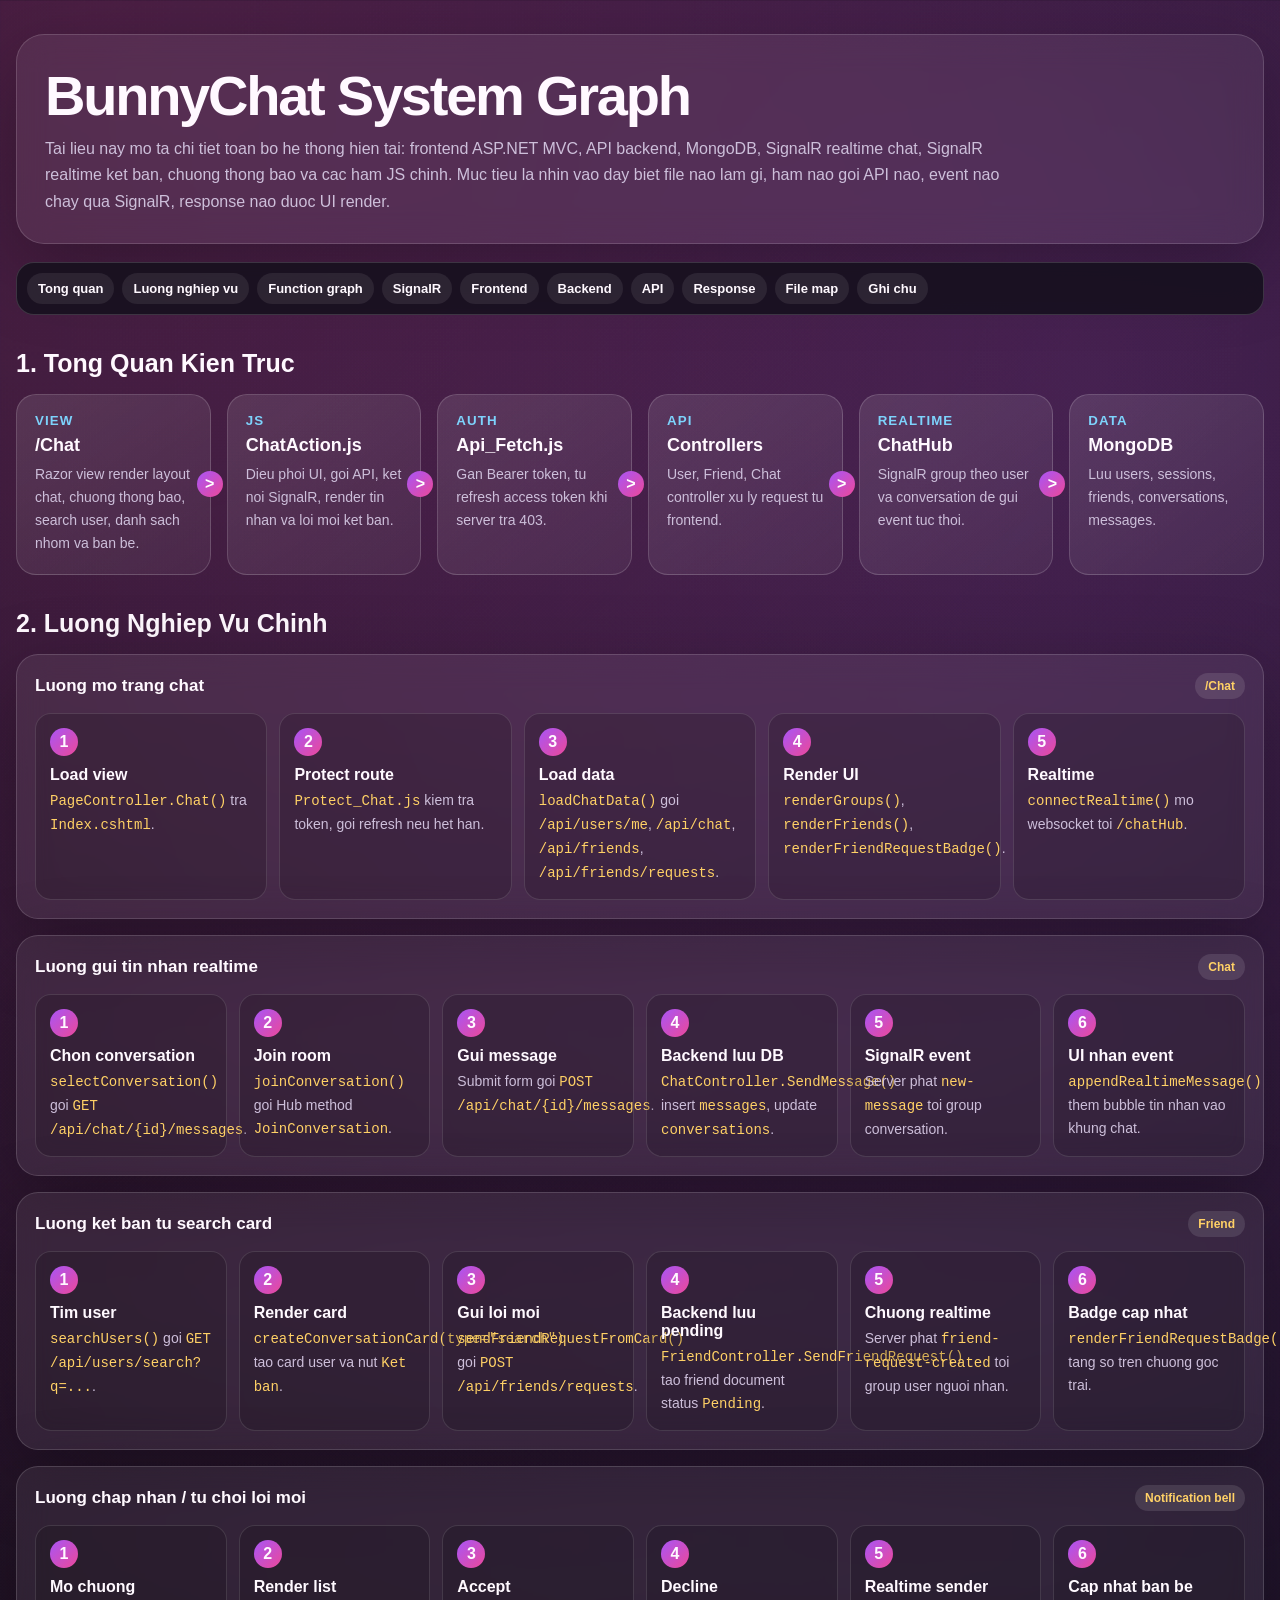
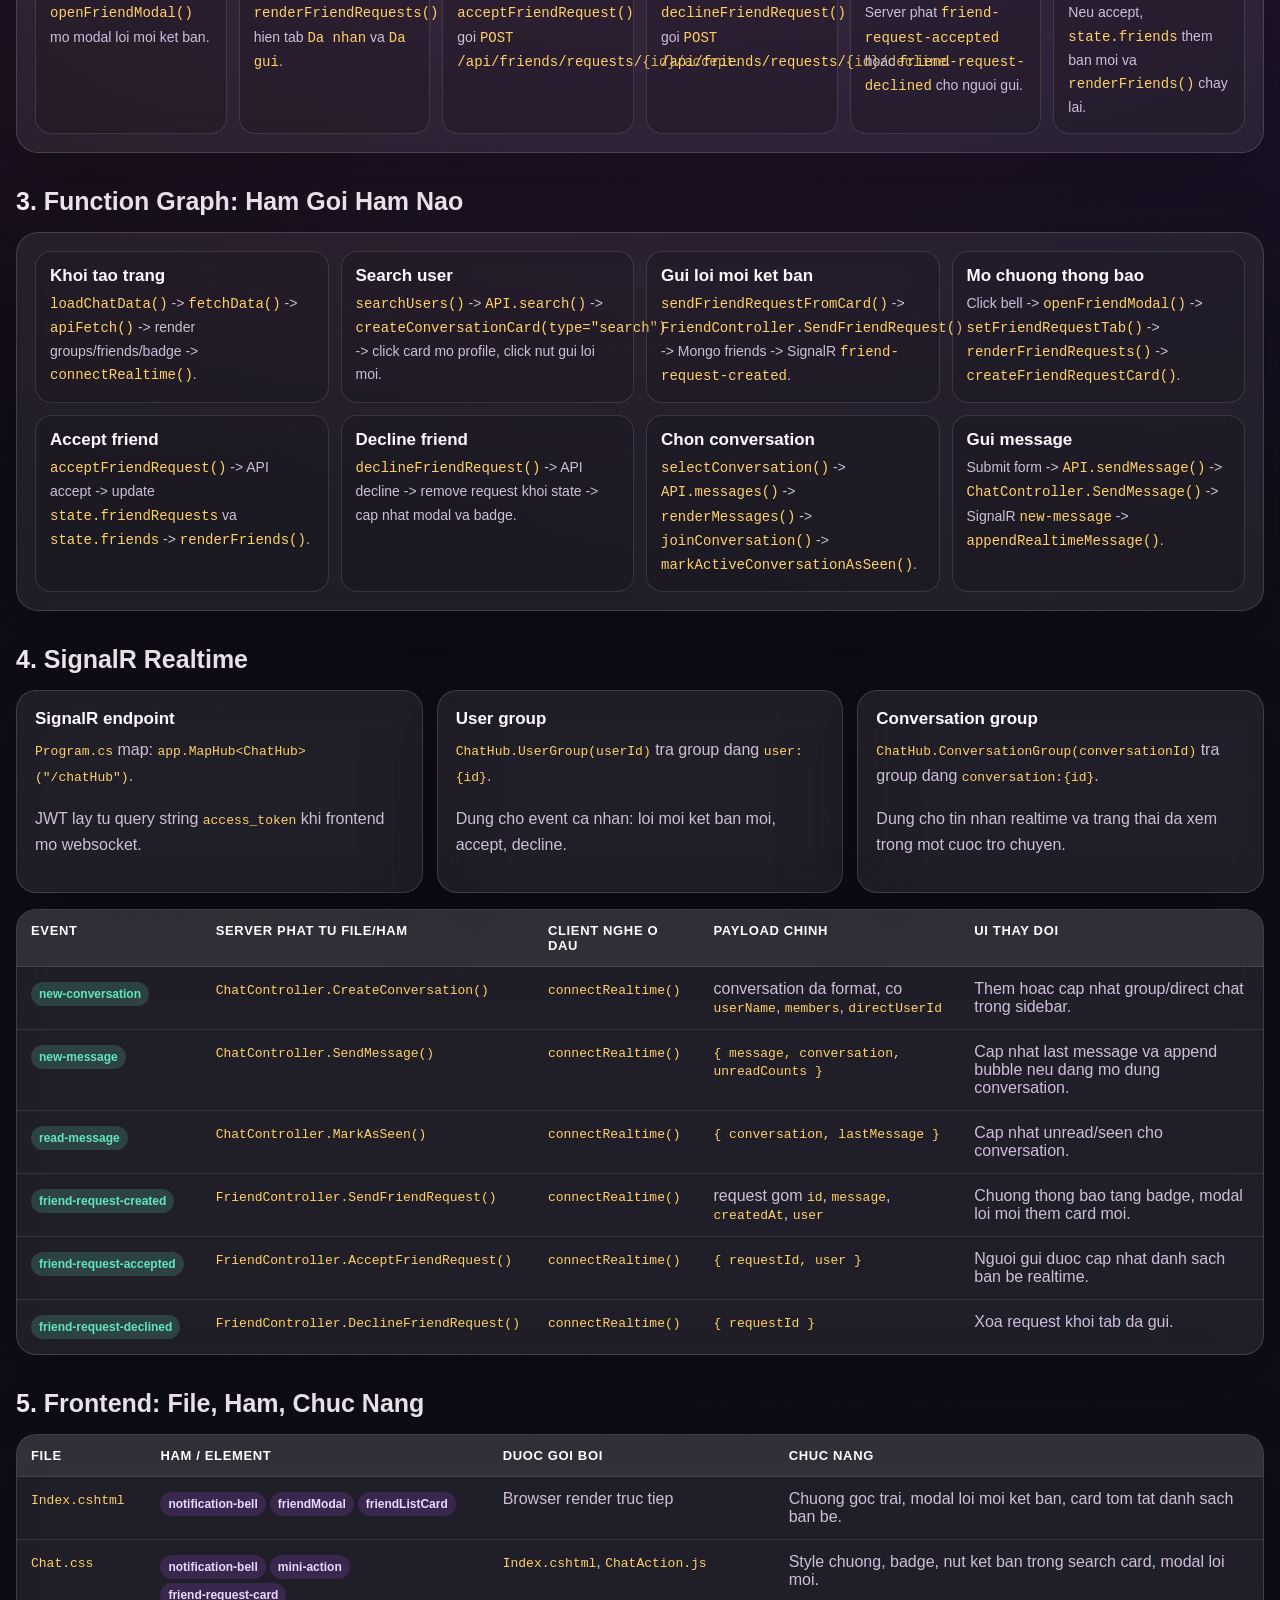
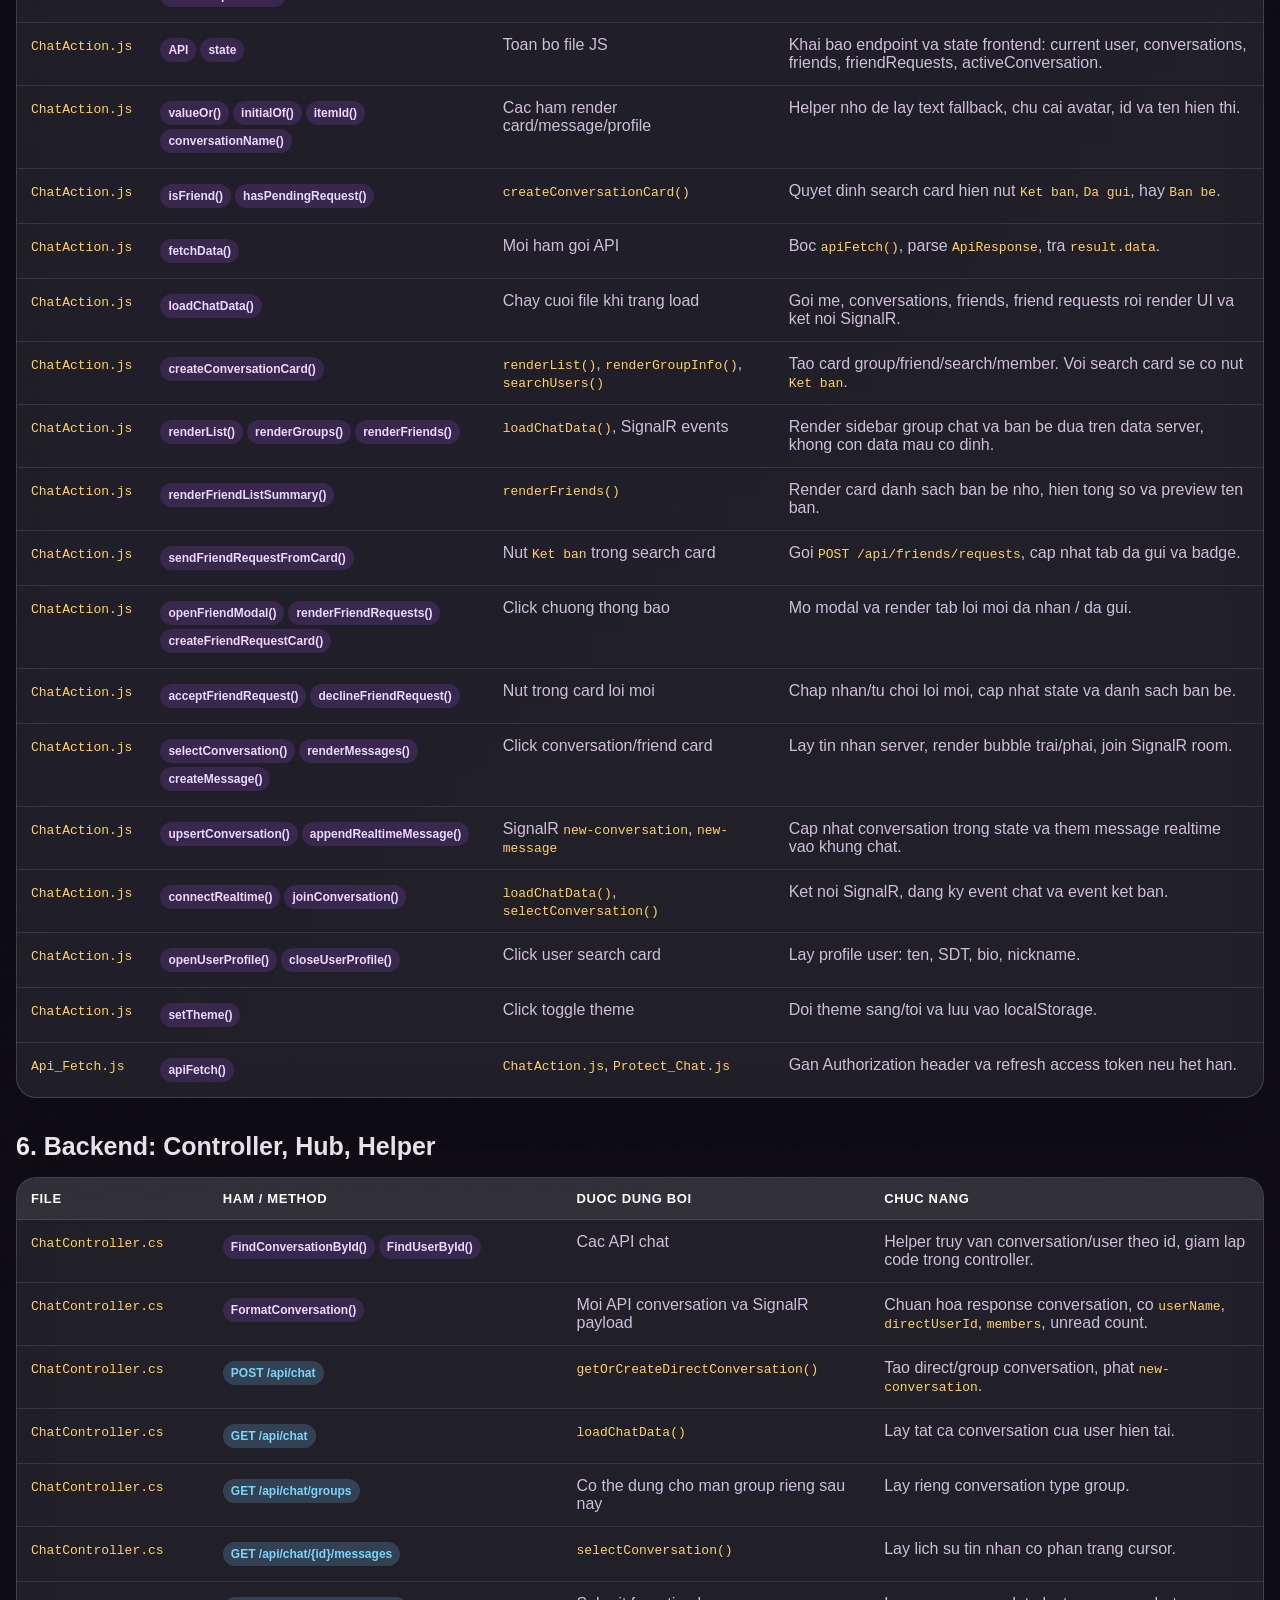
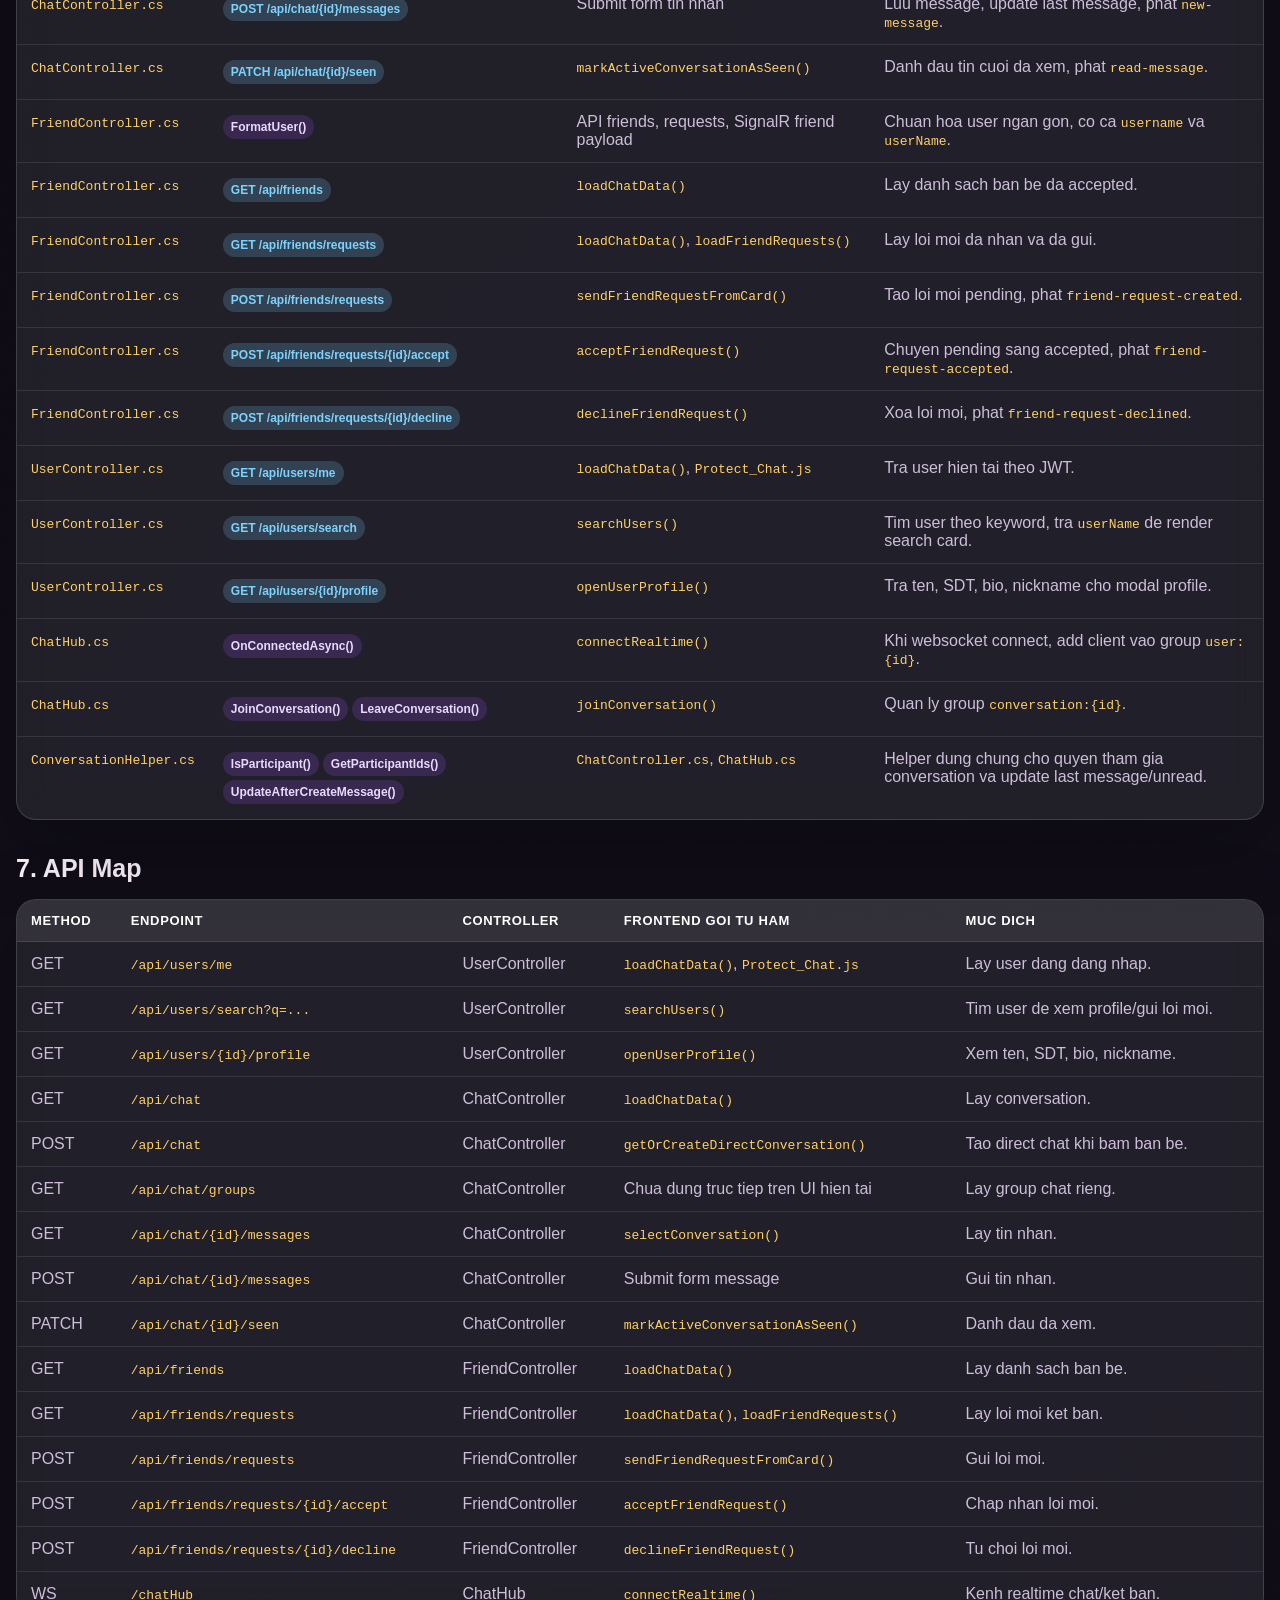
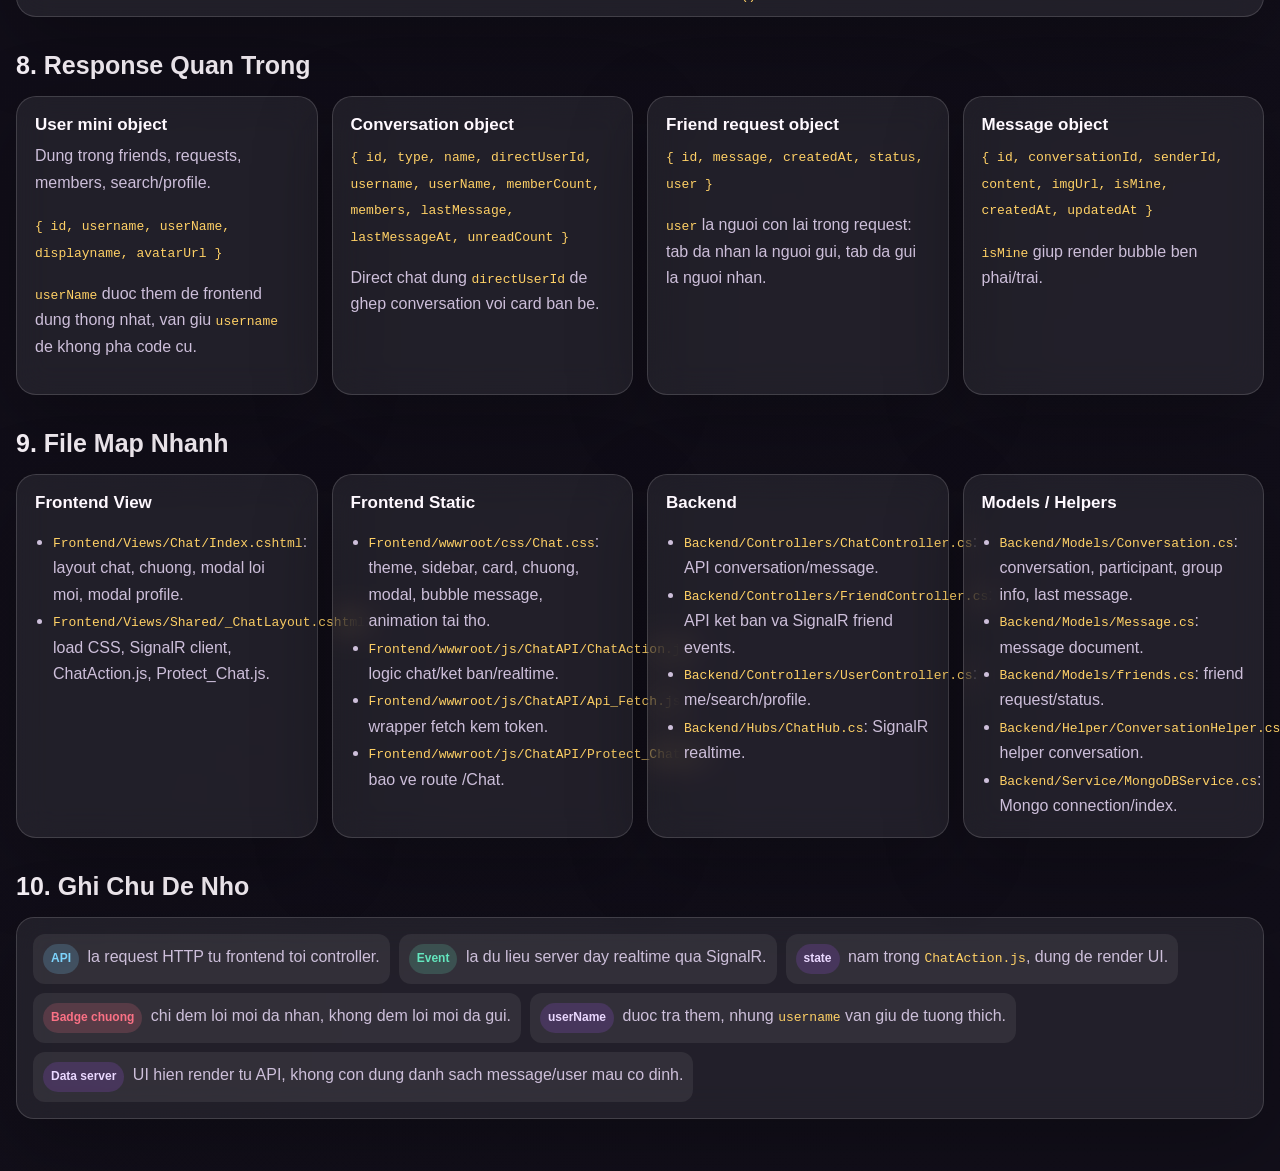
<file: BunnyChat/Frontend/wwwroot/docs/system-graph.html>
<!DOCTYPE html>
<html lang="vi">
<head>
    <meta charset="utf-8">
    <meta name="viewport" content="width=device-width, initial-scale=1">
    <title>BunnyChat - System Graph Chi Tiet</title>
    <style>
        :root {
            --bg: #120f1a;
            --panel: rgba(255,255,255,.07);
            --panel-2: rgba(255,255,255,.11);
            --border: rgba(255,255,255,.15);
            --text: #fff9ff;
            --muted: #cdbfda;
            --accent: #a855f7;
            --accent-2: #ec4899;
            --green: #63e6be;
            --blue: #7dd3fc;
            --yellow: #ffd166;
            --danger: #fb7185;
            --shadow: 0 24px 80px rgba(0,0,0,.28);
            font-family: "Segoe UI", Arial, sans-serif;
        }

        * { box-sizing: border-box; }
        html { scroll-behavior: smooth; }
        body {
            margin: 0;
            color: var(--text);
            background:
                radial-gradient(circle at 8% 0%, rgba(236,72,153,.22), transparent 28%),
                radial-gradient(circle at 85% 5%, rgba(168,85,247,.22), transparent 26%),
                linear-gradient(135deg, #0f0c16, var(--bg));
        }

        main { width: min(1280px, calc(100% - 32px)); margin: 0 auto; padding: 34px 0 72px; }
        h1, h2, h3, p { margin-top: 0; }
        h1 { margin-bottom: 8px; font-size: clamp(30px, 5vw, 56px); letter-spacing: -.04em; }
        h2 { margin: 34px 0 16px; font-size: 25px; }
        h3 { margin-bottom: 8px; font-size: 17px; }
        p, li { color: var(--muted); line-height: 1.65; }
        code { color: var(--yellow); }

        .hero, .card, .table-wrap, .lane, .legend, .map-panel {
            border: 1px solid var(--border);
            background: var(--panel);
            box-shadow: var(--shadow);
            backdrop-filter: blur(16px);
            -webkit-backdrop-filter: blur(16px);
        }

        .hero { padding: 28px; border-radius: 28px; }
        .hero p { max-width: 980px; margin-bottom: 0; }

        .nav {
            position: sticky;
            top: 0;
            z-index: 5;
            display: flex;
            flex-wrap: wrap;
            gap: 8px;
            margin: 18px 0 0;
            padding: 10px;
            border: 1px solid var(--border);
            border-radius: 18px;
            background: rgba(20,16,28,.84);
            backdrop-filter: blur(16px);
        }

        .nav a {
            padding: 8px 11px;
            border-radius: 999px;
            color: var(--text);
            text-decoration: none;
            background: rgba(255,255,255,.08);
            font-size: 13px;
            font-weight: 700;
        }

        .grid { display: grid; grid-template-columns: repeat(auto-fit, minmax(270px, 1fr)); gap: 14px; }
        .card { padding: 18px; border-radius: 20px; }
        .card ul { padding-left: 18px; margin-bottom: 0; }

        .flow {
            display: grid;
            grid-template-columns: repeat(auto-fit, minmax(170px, 1fr));
            gap: 16px;
        }

        .node {
            position: relative;
            min-height: 168px;
            padding: 18px;
            border: 1px solid rgba(255,255,255,.16);
            border-radius: 20px;
            background: linear-gradient(145deg, rgba(255,255,255,.11), rgba(255,255,255,.05));
        }

        .node:not(:last-child)::after {
            content: ">";
            position: absolute;
            top: 50%;
            right: -13px;
            display: grid;
            width: 26px;
            height: 26px;
            place-items: center;
            border-radius: 999px;
            background: linear-gradient(135deg, var(--accent), var(--accent-2));
            color: white;
            font-weight: 900;
            transform: translateY(-50%);
            z-index: 2;
        }

        .node small { display: block; color: var(--blue); font-weight: 800; text-transform: uppercase; letter-spacing: .08em; }
        .node strong { display: block; margin: 7px 0; font-size: 18px; }
        .node p { margin-bottom: 0; font-size: 14px; }

        .lanes { display: grid; gap: 16px; }
        .lane { padding: 18px; border-radius: 22px; }
        .lane-title { display: flex; align-items: center; justify-content: space-between; gap: 12px; margin-bottom: 14px; }
        .lane-title h3 { margin: 0; }
        .sequence { display: grid; grid-template-columns: repeat(auto-fit, minmax(190px, 1fr)); gap: 12px; }

        .step {
            min-height: 150px;
            padding: 14px;
            border: 1px solid rgba(255,255,255,.12);
            border-radius: 16px;
            background: rgba(0,0,0,.16);
        }

        .step b {
            display: inline-grid;
            width: 28px;
            height: 28px;
            margin-bottom: 10px;
            place-items: center;
            border-radius: 999px;
            background: linear-gradient(135deg, var(--accent), var(--accent-2));
        }

        .step strong { display: block; margin-bottom: 5px; }
        .step p { margin-bottom: 0; font-size: 14px; }

        .table-wrap { overflow-x: auto; border-radius: 20px; }
        table { width: 100%; min-width: 880px; border-collapse: collapse; }
        th, td { padding: 13px 14px; border-bottom: 1px solid rgba(255,255,255,.1); text-align: left; vertical-align: top; }
        th { color: white; background: rgba(255,255,255,.08); font-size: 13px; text-transform: uppercase; letter-spacing: .05em; }
        td { color: var(--muted); }
        tr:last-child td { border-bottom: 0; }

        .tag {
            display: inline-flex;
            align-items: center;
            margin: 2px 4px 2px 0;
            padding: 5px 8px;
            border-radius: 999px;
            background: rgba(168,85,247,.18);
            color: #ead8ff;
            font-size: 12px;
            font-weight: 800;
            white-space: nowrap;
        }

        .tag.api { background: rgba(125,211,252,.2); color: var(--blue); }
        .tag.event { background: rgba(99,230,190,.18); color: var(--green); }
        .tag.warn { background: rgba(251,113,133,.18); color: var(--danger); }
        .badge { padding: 6px 10px; border-radius: 999px; background: rgba(255,255,255,.11); color: var(--yellow); font-weight: 800; font-size: 12px; }

        .map-panel { padding: 18px; border-radius: 22px; }
        .mini-map {
            display: grid;
            grid-template-columns: repeat(auto-fit, minmax(250px, 1fr));
            gap: 12px;
        }
        .mini-map div {
            padding: 14px;
            border: 1px solid rgba(255,255,255,.12);
            border-radius: 16px;
            background: rgba(0,0,0,.14);
        }
        .mini-map h3 { margin-bottom: 6px; }
        .mini-map p { margin-bottom: 0; font-size: 14px; }

        .legend { padding: 16px; border-radius: 18px; }
        .legend-list { display: flex; flex-wrap: wrap; gap: 9px; margin: 0; padding: 0; list-style: none; }
        .legend-list li { padding: 8px 10px; border-radius: 12px; background: rgba(255,255,255,.07); }

        @media (max-width: 920px) {
            .flow { grid-template-columns: 1fr; }
            .node:not(:last-child)::after {
                top: auto;
                right: 50%;
                bottom: -18px;
                transform: translateX(50%) rotate(90deg);
            }
            .nav { position: static; }
        }
    </style>
</head>
<body>
<main>
    <section class="hero">
        <h1>BunnyChat System Graph</h1>
        <p>
            Tai lieu nay mo ta chi tiet toan bo he thong hien tai: frontend ASP.NET MVC,
            API backend, MongoDB, SignalR realtime chat, SignalR realtime ket ban, chuong thong bao
            va cac ham JS chinh. Muc tieu la nhin vao day biet file nao lam gi, ham nao goi API nao,
            event nao chay qua SignalR, response nao duoc UI render.
        </p>
    </section>

    <nav class="nav">
        <a href="#overview">Tong quan</a>
        <a href="#flows">Luong nghiep vu</a>
        <a href="#function-graph">Function graph</a>
        <a href="#realtime">SignalR</a>
        <a href="#frontend">Frontend</a>
        <a href="#backend">Backend</a>
        <a href="#api">API</a>
        <a href="#responses">Response</a>
        <a href="#files">File map</a>
        <a href="#notes">Ghi chu</a>
    </nav>

    <h2 id="overview">1. Tong Quan Kien Truc</h2>
    <section class="flow">
        <article class="node">
            <small>View</small>
            <strong>/Chat</strong>
            <p>Razor view render layout chat, chuong thong bao, search user, danh sach nhom va ban be.</p>
        </article>
        <article class="node">
            <small>JS</small>
            <strong>ChatAction.js</strong>
            <p>Dieu phoi UI, goi API, ket noi SignalR, render tin nhan va loi moi ket ban.</p>
        </article>
        <article class="node">
            <small>Auth</small>
            <strong>Api_Fetch.js</strong>
            <p>Gan Bearer token, tu refresh access token khi server tra 403.</p>
        </article>
        <article class="node">
            <small>API</small>
            <strong>Controllers</strong>
            <p>User, Friend, Chat controller xu ly request tu frontend.</p>
        </article>
        <article class="node">
            <small>Realtime</small>
            <strong>ChatHub</strong>
            <p>SignalR group theo user va conversation de gui event tuc thoi.</p>
        </article>
        <article class="node">
            <small>Data</small>
            <strong>MongoDB</strong>
            <p>Luu users, sessions, friends, conversations, messages.</p>
        </article>
    </section>

    <h2 id="flows">2. Luong Nghiep Vu Chinh</h2>
    <section class="lanes">
        <article class="lane">
            <div class="lane-title">
                <h3>Luong mo trang chat</h3>
                <span class="badge">/Chat</span>
            </div>
            <div class="sequence">
                <div class="step"><b>1</b><strong>Load view</strong><p><code>PageController.Chat()</code> tra <code>Index.cshtml</code>.</p></div>
                <div class="step"><b>2</b><strong>Protect route</strong><p><code>Protect_Chat.js</code> kiem tra token, goi refresh neu het han.</p></div>
                <div class="step"><b>3</b><strong>Load data</strong><p><code>loadChatData()</code> goi <code>/api/users/me</code>, <code>/api/chat</code>, <code>/api/friends</code>, <code>/api/friends/requests</code>.</p></div>
                <div class="step"><b>4</b><strong>Render UI</strong><p><code>renderGroups()</code>, <code>renderFriends()</code>, <code>renderFriendRequestBadge()</code>.</p></div>
                <div class="step"><b>5</b><strong>Realtime</strong><p><code>connectRealtime()</code> mo websocket toi <code>/chatHub</code>.</p></div>
            </div>
        </article>

        <article class="lane">
            <div class="lane-title">
                <h3>Luong gui tin nhan realtime</h3>
                <span class="badge">Chat</span>
            </div>
            <div class="sequence">
                <div class="step"><b>1</b><strong>Chon conversation</strong><p><code>selectConversation()</code> goi <code>GET /api/chat/{id}/messages</code>.</p></div>
                <div class="step"><b>2</b><strong>Join room</strong><p><code>joinConversation()</code> goi Hub method <code>JoinConversation</code>.</p></div>
                <div class="step"><b>3</b><strong>Gui message</strong><p>Submit form goi <code>POST /api/chat/{id}/messages</code>.</p></div>
                <div class="step"><b>4</b><strong>Backend luu DB</strong><p><code>ChatController.SendMessage()</code> insert <code>messages</code>, update <code>conversations</code>.</p></div>
                <div class="step"><b>5</b><strong>SignalR event</strong><p>Server phat <code>new-message</code> toi group conversation.</p></div>
                <div class="step"><b>6</b><strong>UI nhan event</strong><p><code>appendRealtimeMessage()</code> them bubble tin nhan vao khung chat.</p></div>
            </div>
        </article>

        <article class="lane">
            <div class="lane-title">
                <h3>Luong ket ban tu search card</h3>
                <span class="badge">Friend</span>
            </div>
            <div class="sequence">
                <div class="step"><b>1</b><strong>Tim user</strong><p><code>searchUsers()</code> goi <code>GET /api/users/search?q=...</code>.</p></div>
                <div class="step"><b>2</b><strong>Render card</strong><p><code>createConversationCard(type="search")</code> tao card user va nut <code>Ket ban</code>.</p></div>
                <div class="step"><b>3</b><strong>Gui loi moi</strong><p><code>sendFriendRequestFromCard()</code> goi <code>POST /api/friends/requests</code>.</p></div>
                <div class="step"><b>4</b><strong>Backend luu pending</strong><p><code>FriendController.SendFriendRequest()</code> tao friend document status <code>Pending</code>.</p></div>
                <div class="step"><b>5</b><strong>Chuong realtime</strong><p>Server phat <code>friend-request-created</code> toi group user nguoi nhan.</p></div>
                <div class="step"><b>6</b><strong>Badge cap nhat</strong><p><code>renderFriendRequestBadge()</code> tang so tren chuong goc trai.</p></div>
            </div>
        </article>

        <article class="lane">
            <div class="lane-title">
                <h3>Luong chap nhan / tu choi loi moi</h3>
                <span class="badge">Notification bell</span>
            </div>
            <div class="sequence">
                <div class="step"><b>1</b><strong>Mo chuong</strong><p><code>openFriendModal()</code> mo modal loi moi ket ban.</p></div>
                <div class="step"><b>2</b><strong>Render list</strong><p><code>renderFriendRequests()</code> hien tab <code>Da nhan</code> va <code>Da gui</code>.</p></div>
                <div class="step"><b>3</b><strong>Accept</strong><p><code>acceptFriendRequest()</code> goi <code>POST /api/friends/requests/{id}/accept</code>.</p></div>
                <div class="step"><b>4</b><strong>Decline</strong><p><code>declineFriendRequest()</code> goi <code>POST /api/friends/requests/{id}/decline</code>.</p></div>
                <div class="step"><b>5</b><strong>Realtime sender</strong><p>Server phat <code>friend-request-accepted</code> hoac <code>friend-request-declined</code> cho nguoi gui.</p></div>
                <div class="step"><b>6</b><strong>Cap nhat ban be</strong><p>Neu accept, <code>state.friends</code> them ban moi va <code>renderFriends()</code> chay lai.</p></div>
            </div>
        </article>
    </section>

    <h2 id="function-graph">3. Function Graph: Ham Goi Ham Nao</h2>
    <section class="map-panel">
        <div class="mini-map">
            <div>
                <h3>Khoi tao trang</h3>
                <p><code>loadChatData()</code> -> <code>fetchData()</code> -> <code>apiFetch()</code> -> render groups/friends/badge -> <code>connectRealtime()</code>.</p>
            </div>
            <div>
                <h3>Search user</h3>
                <p><code>searchUsers()</code> -> <code>API.search()</code> -> <code>createConversationCard(type="search")</code> -> click card mo profile, click nut gui loi moi.</p>
            </div>
            <div>
                <h3>Gui loi moi ket ban</h3>
                <p><code>sendFriendRequestFromCard()</code> -> <code>FriendController.SendFriendRequest()</code> -> Mongo friends -> SignalR <code>friend-request-created</code>.</p>
            </div>
            <div>
                <h3>Mo chuong thong bao</h3>
                <p>Click bell -> <code>openFriendModal()</code> -> <code>setFriendRequestTab()</code> -> <code>renderFriendRequests()</code> -> <code>createFriendRequestCard()</code>.</p>
            </div>
            <div>
                <h3>Accept friend</h3>
                <p><code>acceptFriendRequest()</code> -> API accept -> update <code>state.friendRequests</code> va <code>state.friends</code> -> <code>renderFriends()</code>.</p>
            </div>
            <div>
                <h3>Decline friend</h3>
                <p><code>declineFriendRequest()</code> -> API decline -> remove request khoi state -> cap nhat modal va badge.</p>
            </div>
            <div>
                <h3>Chon conversation</h3>
                <p><code>selectConversation()</code> -> <code>API.messages()</code> -> <code>renderMessages()</code> -> <code>joinConversation()</code> -> <code>markActiveConversationAsSeen()</code>.</p>
            </div>
            <div>
                <h3>Gui message</h3>
                <p>Submit form -> <code>API.sendMessage()</code> -> <code>ChatController.SendMessage()</code> -> SignalR <code>new-message</code> -> <code>appendRealtimeMessage()</code>.</p>
            </div>
        </div>
    </section>

    <h2 id="realtime">4. SignalR Realtime</h2>
    <section class="grid">
        <article class="card">
            <h3>SignalR endpoint</h3>
            <p><code>Program.cs</code> map: <code>app.MapHub&lt;ChatHub&gt;("/chatHub")</code>.</p>
            <p>JWT lay tu query string <code>access_token</code> khi frontend mo websocket.</p>
        </article>
        <article class="card">
            <h3>User group</h3>
            <p><code>ChatHub.UserGroup(userId)</code> tra group dang <code>user:{id}</code>.</p>
            <p>Dung cho event ca nhan: loi moi ket ban moi, accept, decline.</p>
        </article>
        <article class="card">
            <h3>Conversation group</h3>
            <p><code>ChatHub.ConversationGroup(conversationId)</code> tra group dang <code>conversation:{id}</code>.</p>
            <p>Dung cho tin nhan realtime va trang thai da xem trong mot cuoc tro chuyen.</p>
        </article>
    </section>

    <section class="table-wrap" style="margin-top:16px">
        <table>
            <thead>
            <tr>
                <th>Event</th>
                <th>Server phat tu file/ham</th>
                <th>Client nghe o dau</th>
                <th>Payload chinh</th>
                <th>UI thay doi</th>
            </tr>
            </thead>
            <tbody>
            <tr>
                <td><span class="tag event">new-conversation</span></td>
                <td><code>ChatController.CreateConversation()</code></td>
                <td><code>connectRealtime()</code></td>
                <td>conversation da format, co <code>userName</code>, <code>members</code>, <code>directUserId</code></td>
                <td>Them hoac cap nhat group/direct chat trong sidebar.</td>
            </tr>
            <tr>
                <td><span class="tag event">new-message</span></td>
                <td><code>ChatController.SendMessage()</code></td>
                <td><code>connectRealtime()</code></td>
                <td><code>{ message, conversation, unreadCounts }</code></td>
                <td>Cap nhat last message va append bubble neu dang mo dung conversation.</td>
            </tr>
            <tr>
                <td><span class="tag event">read-message</span></td>
                <td><code>ChatController.MarkAsSeen()</code></td>
                <td><code>connectRealtime()</code></td>
                <td><code>{ conversation, lastMessage }</code></td>
                <td>Cap nhat unread/seen cho conversation.</td>
            </tr>
            <tr>
                <td><span class="tag event">friend-request-created</span></td>
                <td><code>FriendController.SendFriendRequest()</code></td>
                <td><code>connectRealtime()</code></td>
                <td>request gom <code>id</code>, <code>message</code>, <code>createdAt</code>, <code>user</code></td>
                <td>Chuong thong bao tang badge, modal loi moi them card moi.</td>
            </tr>
            <tr>
                <td><span class="tag event">friend-request-accepted</span></td>
                <td><code>FriendController.AcceptFriendRequest()</code></td>
                <td><code>connectRealtime()</code></td>
                <td><code>{ requestId, user }</code></td>
                <td>Nguoi gui duoc cap nhat danh sach ban be realtime.</td>
            </tr>
            <tr>
                <td><span class="tag event">friend-request-declined</span></td>
                <td><code>FriendController.DeclineFriendRequest()</code></td>
                <td><code>connectRealtime()</code></td>
                <td><code>{ requestId }</code></td>
                <td>Xoa request khoi tab da gui.</td>
            </tr>
            </tbody>
        </table>
    </section>

    <h2 id="frontend">5. Frontend: File, Ham, Chuc Nang</h2>
    <section class="table-wrap">
        <table>
            <thead>
            <tr>
                <th>File</th>
                <th>Ham / Element</th>
                <th>Duoc goi boi</th>
                <th>Chuc nang</th>
            </tr>
            </thead>
            <tbody>
            <tr><td><code>Index.cshtml</code></td><td><span class="tag">notification-bell</span><span class="tag">friendModal</span><span class="tag">friendListCard</span></td><td>Browser render truc tiep</td><td>Chuong goc trai, modal loi moi ket ban, card tom tat danh sach ban be.</td></tr>
            <tr><td><code>Chat.css</code></td><td><span class="tag">notification-bell</span><span class="tag">mini-action</span><span class="tag">friend-request-card</span></td><td><code>Index.cshtml</code>, <code>ChatAction.js</code></td><td>Style chuong, badge, nut ket ban trong search card, modal loi moi.</td></tr>
            <tr><td><code>ChatAction.js</code></td><td><span class="tag">API</span><span class="tag">state</span></td><td>Toan bo file JS</td><td>Khai bao endpoint va state frontend: current user, conversations, friends, friendRequests, activeConversation.</td></tr>
            <tr><td><code>ChatAction.js</code></td><td><span class="tag">valueOr()</span><span class="tag">initialOf()</span><span class="tag">itemId()</span><span class="tag">conversationName()</span></td><td>Cac ham render card/message/profile</td><td>Helper nho de lay text fallback, chu cai avatar, id va ten hien thi.</td></tr>
            <tr><td><code>ChatAction.js</code></td><td><span class="tag">isFriend()</span><span class="tag">hasPendingRequest()</span></td><td><code>createConversationCard()</code></td><td>Quyet dinh search card hien nut <code>Ket ban</code>, <code>Da gui</code>, hay <code>Ban be</code>.</td></tr>
            <tr><td><code>ChatAction.js</code></td><td><span class="tag">fetchData()</span></td><td>Moi ham goi API</td><td>Boc <code>apiFetch()</code>, parse <code>ApiResponse</code>, tra <code>result.data</code>.</td></tr>
            <tr><td><code>ChatAction.js</code></td><td><span class="tag">loadChatData()</span></td><td>Chay cuoi file khi trang load</td><td>Goi me, conversations, friends, friend requests roi render UI va ket noi SignalR.</td></tr>
            <tr><td><code>ChatAction.js</code></td><td><span class="tag">createConversationCard()</span></td><td><code>renderList()</code>, <code>renderGroupInfo()</code>, <code>searchUsers()</code></td><td>Tao card group/friend/search/member. Voi search card se co nut <code>Ket ban</code>.</td></tr>
            <tr><td><code>ChatAction.js</code></td><td><span class="tag">renderList()</span><span class="tag">renderGroups()</span><span class="tag">renderFriends()</span></td><td><code>loadChatData()</code>, SignalR events</td><td>Render sidebar group chat va ban be dua tren data server, khong con data mau co dinh.</td></tr>
            <tr><td><code>ChatAction.js</code></td><td><span class="tag">renderFriendListSummary()</span></td><td><code>renderFriends()</code></td><td>Render card danh sach ban be nho, hien tong so va preview ten ban.</td></tr>
            <tr><td><code>ChatAction.js</code></td><td><span class="tag">sendFriendRequestFromCard()</span></td><td>Nut <code>Ket ban</code> trong search card</td><td>Goi <code>POST /api/friends/requests</code>, cap nhat tab da gui va badge.</td></tr>
            <tr><td><code>ChatAction.js</code></td><td><span class="tag">openFriendModal()</span><span class="tag">renderFriendRequests()</span><span class="tag">createFriendRequestCard()</span></td><td>Click chuong thong bao</td><td>Mo modal va render tab loi moi da nhan / da gui.</td></tr>
            <tr><td><code>ChatAction.js</code></td><td><span class="tag">acceptFriendRequest()</span><span class="tag">declineFriendRequest()</span></td><td>Nut trong card loi moi</td><td>Chap nhan/tu choi loi moi, cap nhat state va danh sach ban be.</td></tr>
            <tr><td><code>ChatAction.js</code></td><td><span class="tag">selectConversation()</span><span class="tag">renderMessages()</span><span class="tag">createMessage()</span></td><td>Click conversation/friend card</td><td>Lay tin nhan server, render bubble trai/phai, join SignalR room.</td></tr>
            <tr><td><code>ChatAction.js</code></td><td><span class="tag">upsertConversation()</span><span class="tag">appendRealtimeMessage()</span></td><td>SignalR <code>new-conversation</code>, <code>new-message</code></td><td>Cap nhat conversation trong state va them message realtime vao khung chat.</td></tr>
            <tr><td><code>ChatAction.js</code></td><td><span class="tag">connectRealtime()</span><span class="tag">joinConversation()</span></td><td><code>loadChatData()</code>, <code>selectConversation()</code></td><td>Ket noi SignalR, dang ky event chat va event ket ban.</td></tr>
            <tr><td><code>ChatAction.js</code></td><td><span class="tag">openUserProfile()</span><span class="tag">closeUserProfile()</span></td><td>Click user search card</td><td>Lay profile user: ten, SDT, bio, nickname.</td></tr>
            <tr><td><code>ChatAction.js</code></td><td><span class="tag">setTheme()</span></td><td>Click toggle theme</td><td>Doi theme sang/toi va luu vao localStorage.</td></tr>
            <tr><td><code>Api_Fetch.js</code></td><td><span class="tag">apiFetch()</span></td><td><code>ChatAction.js</code>, <code>Protect_Chat.js</code></td><td>Gan Authorization header va refresh access token neu het han.</td></tr>
            </tbody>
        </table>
    </section>

    <h2 id="backend">6. Backend: Controller, Hub, Helper</h2>
    <section class="table-wrap">
        <table>
            <thead>
            <tr>
                <th>File</th>
                <th>Ham / Method</th>
                <th>Duoc dung boi</th>
                <th>Chuc nang</th>
            </tr>
            </thead>
            <tbody>
            <tr><td><code>ChatController.cs</code></td><td><span class="tag">FindConversationById()</span><span class="tag">FindUserById()</span></td><td>Cac API chat</td><td>Helper truy van conversation/user theo id, giam lap code trong controller.</td></tr>
            <tr><td><code>ChatController.cs</code></td><td><span class="tag">FormatConversation()</span></td><td>Moi API conversation va SignalR payload</td><td>Chuan hoa response conversation, co <code>userName</code>, <code>directUserId</code>, <code>members</code>, unread count.</td></tr>
            <tr><td><code>ChatController.cs</code></td><td><span class="tag api">POST /api/chat</span></td><td><code>getOrCreateDirectConversation()</code></td><td>Tao direct/group conversation, phat <code>new-conversation</code>.</td></tr>
            <tr><td><code>ChatController.cs</code></td><td><span class="tag api">GET /api/chat</span></td><td><code>loadChatData()</code></td><td>Lay tat ca conversation cua user hien tai.</td></tr>
            <tr><td><code>ChatController.cs</code></td><td><span class="tag api">GET /api/chat/groups</span></td><td>Co the dung cho man group rieng sau nay</td><td>Lay rieng conversation type group.</td></tr>
            <tr><td><code>ChatController.cs</code></td><td><span class="tag api">GET /api/chat/{id}/messages</span></td><td><code>selectConversation()</code></td><td>Lay lich su tin nhan co phan trang cursor.</td></tr>
            <tr><td><code>ChatController.cs</code></td><td><span class="tag api">POST /api/chat/{id}/messages</span></td><td>Submit form tin nhan</td><td>Luu message, update last message, phat <code>new-message</code>.</td></tr>
            <tr><td><code>ChatController.cs</code></td><td><span class="tag api">PATCH /api/chat/{id}/seen</span></td><td><code>markActiveConversationAsSeen()</code></td><td>Danh dau tin cuoi da xem, phat <code>read-message</code>.</td></tr>
            <tr><td><code>FriendController.cs</code></td><td><span class="tag">FormatUser()</span></td><td>API friends, requests, SignalR friend payload</td><td>Chuan hoa user ngan gon, co ca <code>username</code> va <code>userName</code>.</td></tr>
            <tr><td><code>FriendController.cs</code></td><td><span class="tag api">GET /api/friends</span></td><td><code>loadChatData()</code></td><td>Lay danh sach ban be da accepted.</td></tr>
            <tr><td><code>FriendController.cs</code></td><td><span class="tag api">GET /api/friends/requests</span></td><td><code>loadChatData()</code>, <code>loadFriendRequests()</code></td><td>Lay loi moi da nhan va da gui.</td></tr>
            <tr><td><code>FriendController.cs</code></td><td><span class="tag api">POST /api/friends/requests</span></td><td><code>sendFriendRequestFromCard()</code></td><td>Tao loi moi pending, phat <code>friend-request-created</code>.</td></tr>
            <tr><td><code>FriendController.cs</code></td><td><span class="tag api">POST /api/friends/requests/{id}/accept</span></td><td><code>acceptFriendRequest()</code></td><td>Chuyen pending sang accepted, phat <code>friend-request-accepted</code>.</td></tr>
            <tr><td><code>FriendController.cs</code></td><td><span class="tag api">POST /api/friends/requests/{id}/decline</span></td><td><code>declineFriendRequest()</code></td><td>Xoa loi moi, phat <code>friend-request-declined</code>.</td></tr>
            <tr><td><code>UserController.cs</code></td><td><span class="tag api">GET /api/users/me</span></td><td><code>loadChatData()</code>, <code>Protect_Chat.js</code></td><td>Tra user hien tai theo JWT.</td></tr>
            <tr><td><code>UserController.cs</code></td><td><span class="tag api">GET /api/users/search</span></td><td><code>searchUsers()</code></td><td>Tim user theo keyword, tra <code>userName</code> de render search card.</td></tr>
            <tr><td><code>UserController.cs</code></td><td><span class="tag api">GET /api/users/{id}/profile</span></td><td><code>openUserProfile()</code></td><td>Tra ten, SDT, bio, nickname cho modal profile.</td></tr>
            <tr><td><code>ChatHub.cs</code></td><td><span class="tag">OnConnectedAsync()</span></td><td><code>connectRealtime()</code></td><td>Khi websocket connect, add client vao group <code>user:{id}</code>.</td></tr>
            <tr><td><code>ChatHub.cs</code></td><td><span class="tag">JoinConversation()</span><span class="tag">LeaveConversation()</span></td><td><code>joinConversation()</code></td><td>Quan ly group <code>conversation:{id}</code>.</td></tr>
            <tr><td><code>ConversationHelper.cs</code></td><td><span class="tag">IsParticipant()</span><span class="tag">GetParticipantIds()</span><span class="tag">UpdateAfterCreateMessage()</span></td><td><code>ChatController.cs</code>, <code>ChatHub.cs</code></td><td>Helper dung chung cho quyen tham gia conversation va update last message/unread.</td></tr>
            </tbody>
        </table>
    </section>

    <h2 id="api">7. API Map</h2>
    <section class="table-wrap">
        <table>
            <thead>
            <tr>
                <th>Method</th>
                <th>Endpoint</th>
                <th>Controller</th>
                <th>Frontend goi tu ham</th>
                <th>Muc dich</th>
            </tr>
            </thead>
            <tbody>
            <tr><td>GET</td><td><code>/api/users/me</code></td><td>UserController</td><td><code>loadChatData()</code>, <code>Protect_Chat.js</code></td><td>Lay user dang dang nhap.</td></tr>
            <tr><td>GET</td><td><code>/api/users/search?q=...</code></td><td>UserController</td><td><code>searchUsers()</code></td><td>Tim user de xem profile/gui loi moi.</td></tr>
            <tr><td>GET</td><td><code>/api/users/{id}/profile</code></td><td>UserController</td><td><code>openUserProfile()</code></td><td>Xem ten, SDT, bio, nickname.</td></tr>
            <tr><td>GET</td><td><code>/api/chat</code></td><td>ChatController</td><td><code>loadChatData()</code></td><td>Lay conversation.</td></tr>
            <tr><td>POST</td><td><code>/api/chat</code></td><td>ChatController</td><td><code>getOrCreateDirectConversation()</code></td><td>Tao direct chat khi bam ban be.</td></tr>
            <tr><td>GET</td><td><code>/api/chat/groups</code></td><td>ChatController</td><td>Chua dung truc tiep tren UI hien tai</td><td>Lay group chat rieng.</td></tr>
            <tr><td>GET</td><td><code>/api/chat/{id}/messages</code></td><td>ChatController</td><td><code>selectConversation()</code></td><td>Lay tin nhan.</td></tr>
            <tr><td>POST</td><td><code>/api/chat/{id}/messages</code></td><td>ChatController</td><td>Submit form message</td><td>Gui tin nhan.</td></tr>
            <tr><td>PATCH</td><td><code>/api/chat/{id}/seen</code></td><td>ChatController</td><td><code>markActiveConversationAsSeen()</code></td><td>Danh dau da xem.</td></tr>
            <tr><td>GET</td><td><code>/api/friends</code></td><td>FriendController</td><td><code>loadChatData()</code></td><td>Lay danh sach ban be.</td></tr>
            <tr><td>GET</td><td><code>/api/friends/requests</code></td><td>FriendController</td><td><code>loadChatData()</code>, <code>loadFriendRequests()</code></td><td>Lay loi moi ket ban.</td></tr>
            <tr><td>POST</td><td><code>/api/friends/requests</code></td><td>FriendController</td><td><code>sendFriendRequestFromCard()</code></td><td>Gui loi moi.</td></tr>
            <tr><td>POST</td><td><code>/api/friends/requests/{id}/accept</code></td><td>FriendController</td><td><code>acceptFriendRequest()</code></td><td>Chap nhan loi moi.</td></tr>
            <tr><td>POST</td><td><code>/api/friends/requests/{id}/decline</code></td><td>FriendController</td><td><code>declineFriendRequest()</code></td><td>Tu choi loi moi.</td></tr>
            <tr><td>WS</td><td><code>/chatHub</code></td><td>ChatHub</td><td><code>connectRealtime()</code></td><td>Kenh realtime chat/ket ban.</td></tr>
            </tbody>
        </table>
    </section>

    <h2 id="responses">8. Response Quan Trong</h2>
    <section class="grid">
        <article class="card">
            <h3>User mini object</h3>
            <p>Dung trong friends, requests, members, search/profile.</p>
            <p><code>{ id, username, userName, displayname, avatarUrl }</code></p>
            <p><code>userName</code> duoc them de frontend dung thong nhat, van giu <code>username</code> de khong pha code cu.</p>
        </article>
        <article class="card">
            <h3>Conversation object</h3>
            <p><code>{ id, type, name, directUserId, username, userName, memberCount, members, lastMessage, lastMessageAt, unreadCount }</code></p>
            <p>Direct chat dung <code>directUserId</code> de ghep conversation voi card ban be.</p>
        </article>
        <article class="card">
            <h3>Friend request object</h3>
            <p><code>{ id, message, createdAt, status, user }</code></p>
            <p><code>user</code> la nguoi con lai trong request: tab da nhan la nguoi gui, tab da gui la nguoi nhan.</p>
        </article>
        <article class="card">
            <h3>Message object</h3>
            <p><code>{ id, conversationId, senderId, content, imgUrl, isMine, createdAt, updatedAt }</code></p>
            <p><code>isMine</code> giup render bubble ben phai/trai.</p>
        </article>
    </section>

    <h2 id="files">9. File Map Nhanh</h2>
    <section class="grid">
        <article class="card">
            <h3>Frontend View</h3>
            <ul>
                <li><code>Frontend/Views/Chat/Index.cshtml</code>: layout chat, chuong, modal loi moi, modal profile.</li>
                <li><code>Frontend/Views/Shared/_ChatLayout.cshtml</code>: load CSS, SignalR client, ChatAction.js, Protect_Chat.js.</li>
            </ul>
        </article>
        <article class="card">
            <h3>Frontend Static</h3>
            <ul>
                <li><code>Frontend/wwwroot/css/Chat.css</code>: theme, sidebar, card, chuong, modal, bubble message, animation tai tho.</li>
                <li><code>Frontend/wwwroot/js/ChatAPI/ChatAction.js</code>: logic chat/ket ban/realtime.</li>
                <li><code>Frontend/wwwroot/js/ChatAPI/Api_Fetch.js</code>: wrapper fetch kem token.</li>
                <li><code>Frontend/wwwroot/js/ChatAPI/Protect_Chat.js</code>: bao ve route /Chat.</li>
            </ul>
        </article>
        <article class="card">
            <h3>Backend</h3>
            <ul>
                <li><code>Backend/Controllers/ChatController.cs</code>: API conversation/message.</li>
                <li><code>Backend/Controllers/FriendController.cs</code>: API ket ban va SignalR friend events.</li>
                <li><code>Backend/Controllers/UserController.cs</code>: me/search/profile.</li>
                <li><code>Backend/Hubs/ChatHub.cs</code>: SignalR realtime.</li>
            </ul>
        </article>
        <article class="card">
            <h3>Models / Helpers</h3>
            <ul>
                <li><code>Backend/Models/Conversation.cs</code>: conversation, participant, group info, last message.</li>
                <li><code>Backend/Models/Message.cs</code>: message document.</li>
                <li><code>Backend/Models/friends.cs</code>: friend request/status.</li>
                <li><code>Backend/Helper/ConversationHelper.cs</code>: helper conversation.</li>
                <li><code>Backend/Service/MongoDBService.cs</code>: Mongo connection/index.</li>
            </ul>
        </article>
    </section>

    <h2 id="notes">10. Ghi Chu De Nho</h2>
    <section class="legend">
        <ul class="legend-list">
            <li><span class="tag api">API</span> la request HTTP tu frontend toi controller.</li>
            <li><span class="tag event">Event</span> la du lieu server day realtime qua SignalR.</li>
            <li><span class="tag">state</span> nam trong <code>ChatAction.js</code>, dung de render UI.</li>
            <li><span class="tag warn">Badge chuong</span> chi dem loi moi da nhan, khong dem loi moi da gui.</li>
            <li><span class="tag">userName</span> duoc tra them, nhung <code>username</code> van giu de tuong thich.</li>
            <li><span class="tag">Data server</span> UI hien render tu API, khong con dung danh sach message/user mau co dinh.</li>
        </ul>
    </section>
</main>
</body>
</html>
</file>
